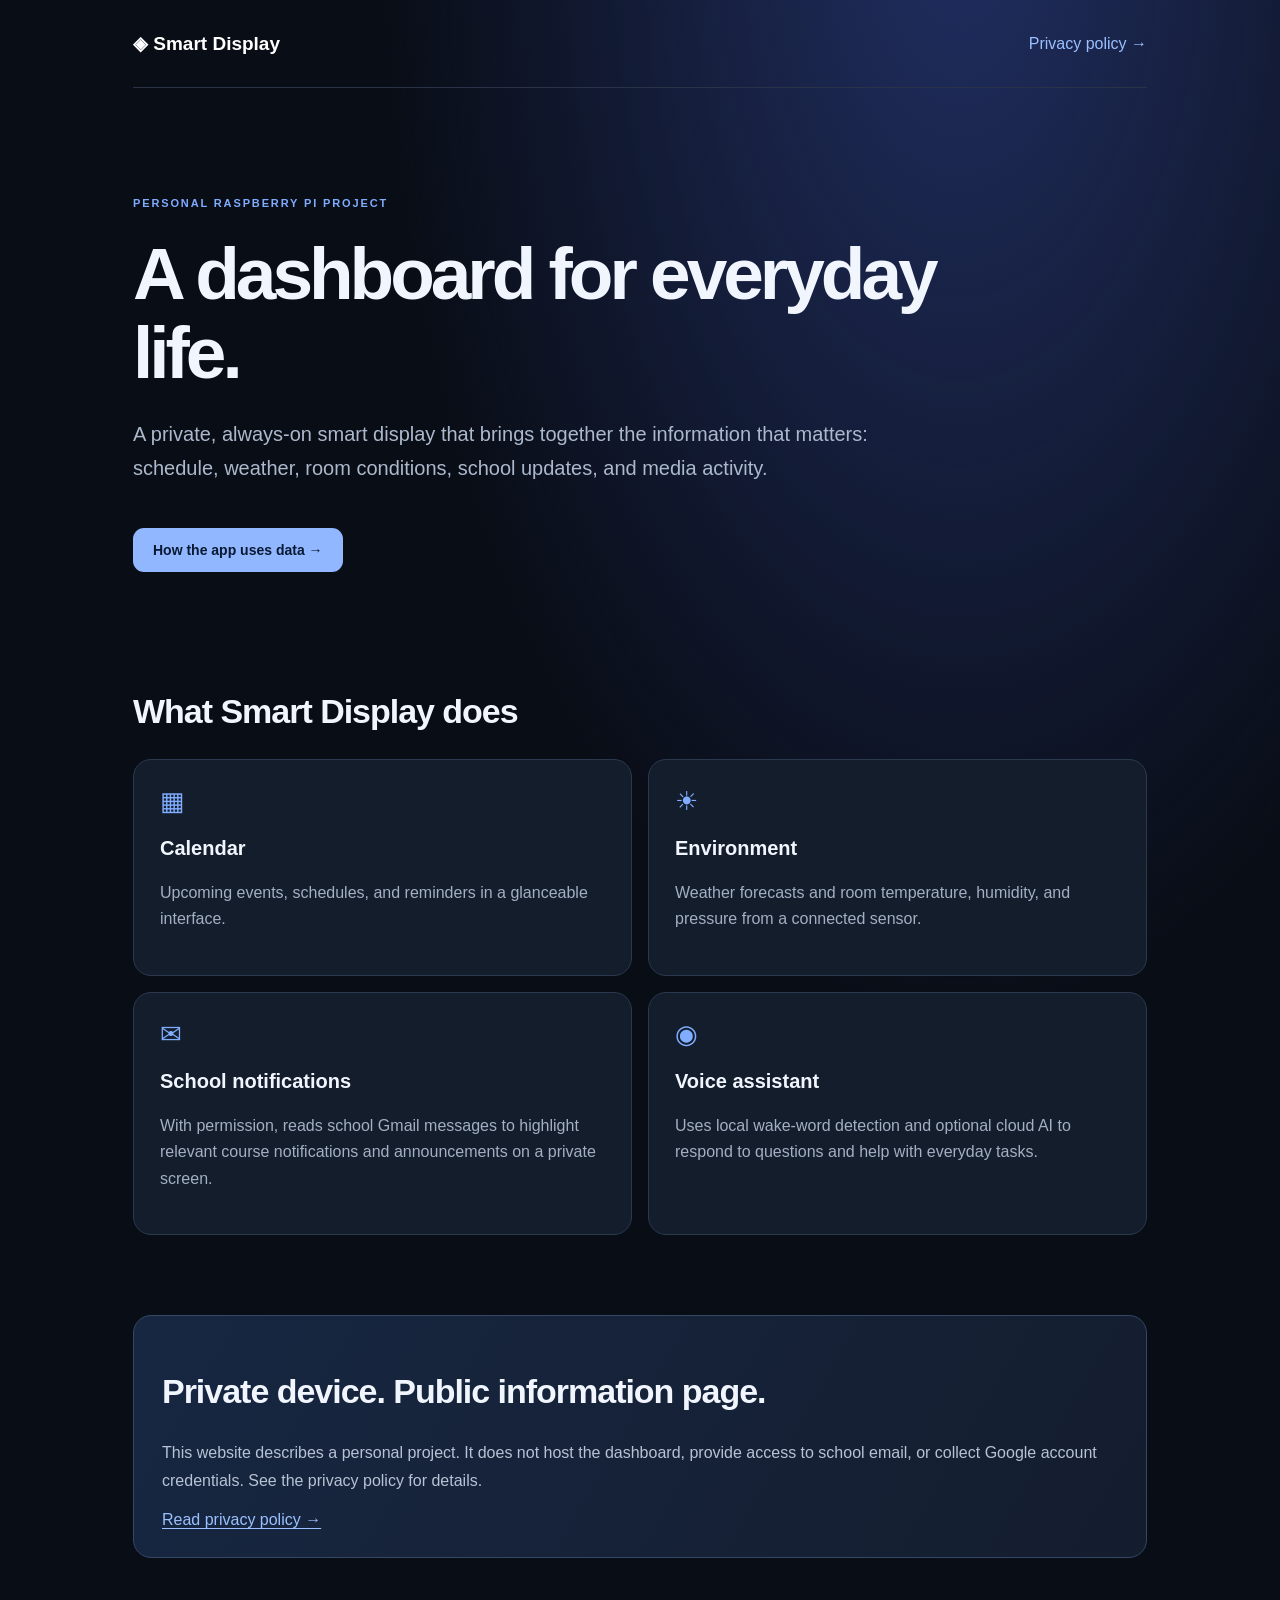
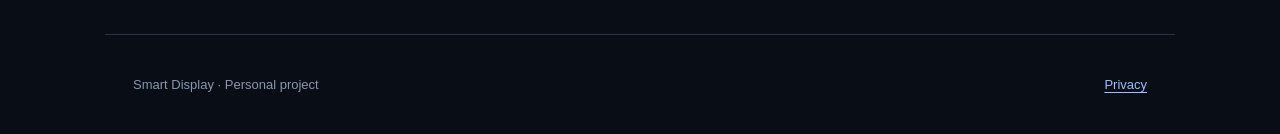
<file: index.html>
<!doctype html>
<html lang="en"><head><meta charset="utf-8"><meta name="viewport" content="width=device-width, initial-scale=1"><title>Smart Display | Raspberry Pi Dashboard</title><link rel="stylesheet" href="styles.css"></head><body>
<header><nav><a class="logo" href="index.html">◈ Smart Display</a><a href="privacy.html">Privacy policy →</a></nav></header>
<main><section class="hero"><span class="eyebrow">PERSONAL RASPBERRY PI PROJECT</span><h1>A dashboard for everyday life.</h1><p>A private, always-on smart display that brings together the information that matters: schedule, weather, room conditions, school updates, and media activity.</p><a class="btn" href="privacy.html">How the app uses data →</a></section>
<section><h2>What Smart Display does</h2><div class="cards"><article><div class="symbol">▦</div><h3>Calendar</h3><p>Upcoming events, schedules, and reminders in a glanceable interface.</p></article><article><div class="symbol">☀</div><h3>Environment</h3><p>Weather forecasts and room temperature, humidity, and pressure from a connected sensor.</p></article><article><div class="symbol">✉</div><h3>School notifications</h3><p>With permission, reads school Gmail messages to highlight relevant course notifications and announcements on a private screen.</p></article><article><div class="symbol">◉</div><h3>Voice assistant</h3><p>Uses local wake-word detection and optional cloud AI to respond to questions and help with everyday tasks.</p></article></div></section>
<section class="notice"><h2>Private device. Public information page.</h2><p>This website describes a personal project. It does not host the dashboard, provide access to school email, or collect Google account credentials. See the privacy policy for details.</p><a href="privacy.html">Read privacy policy →</a></section></main><footer>Smart Display · Personal project <a href="privacy.html">Privacy</a></footer>
</body></html>
</file>
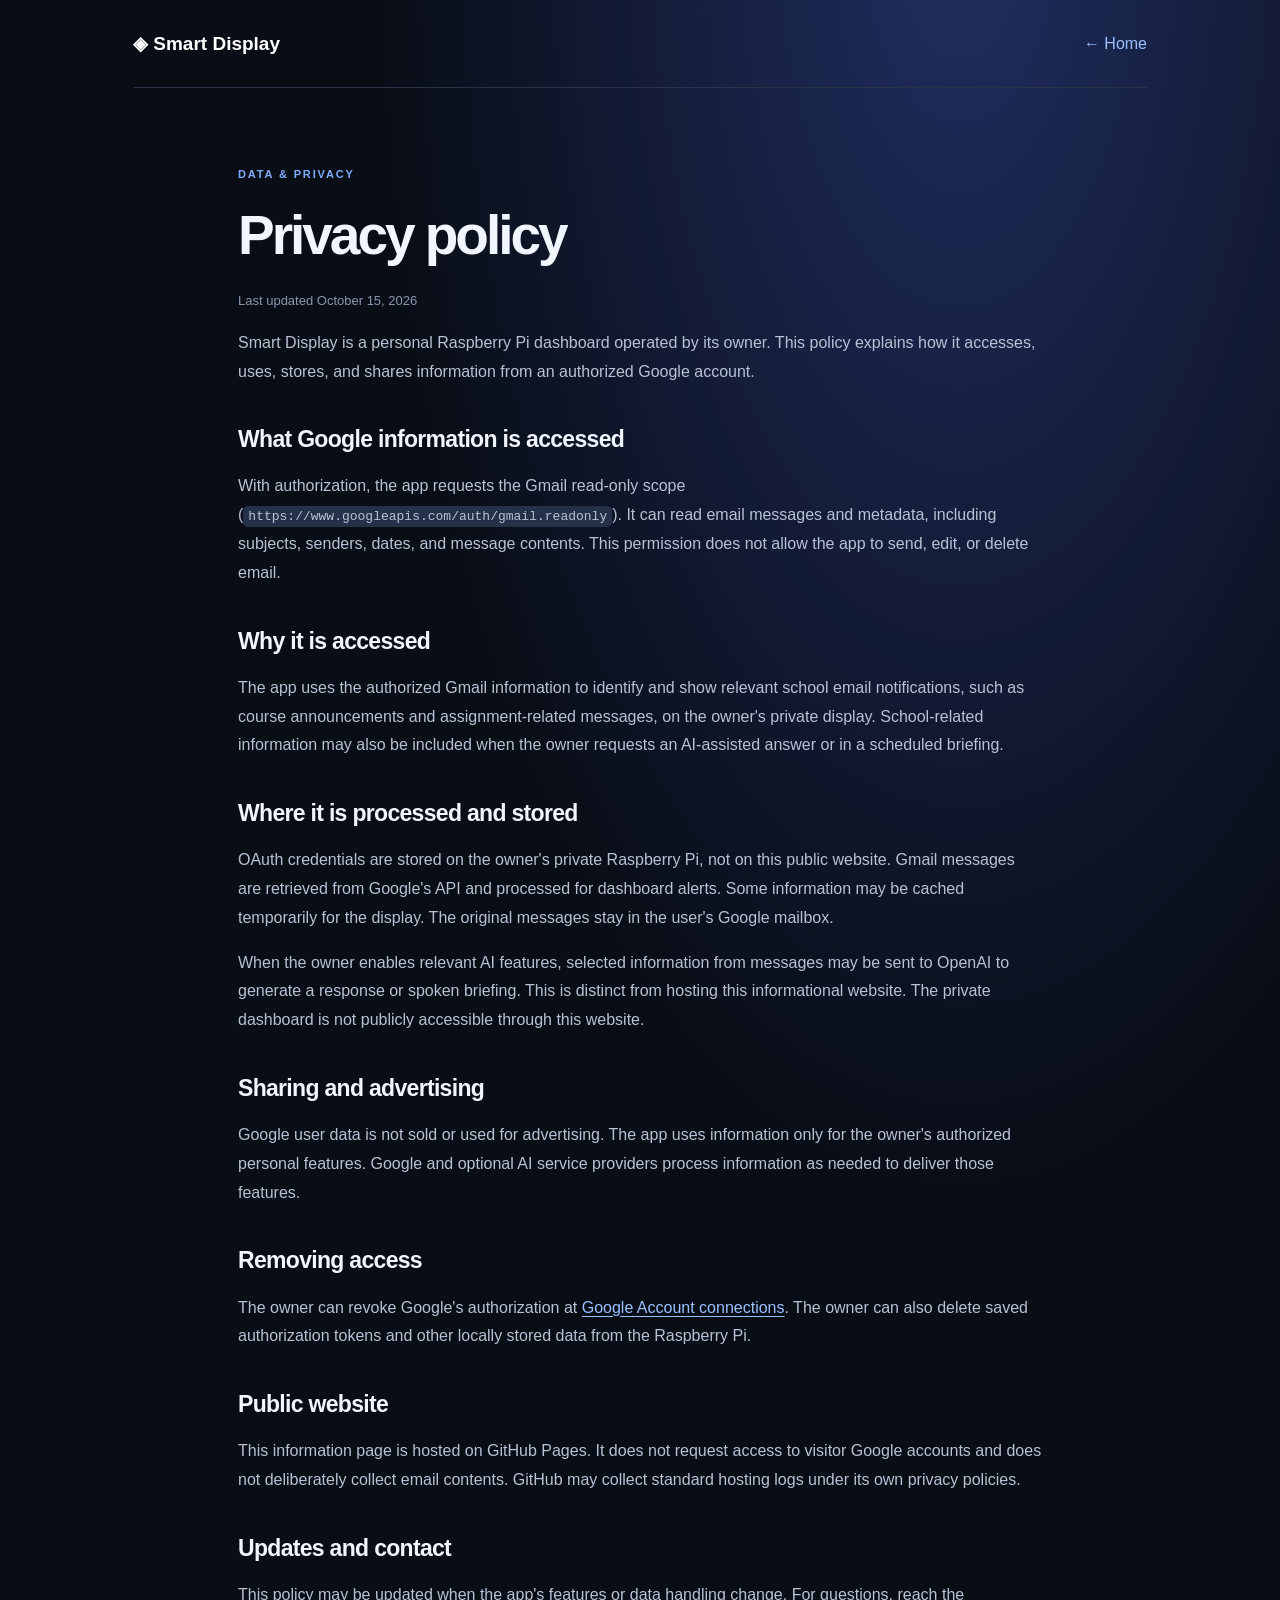
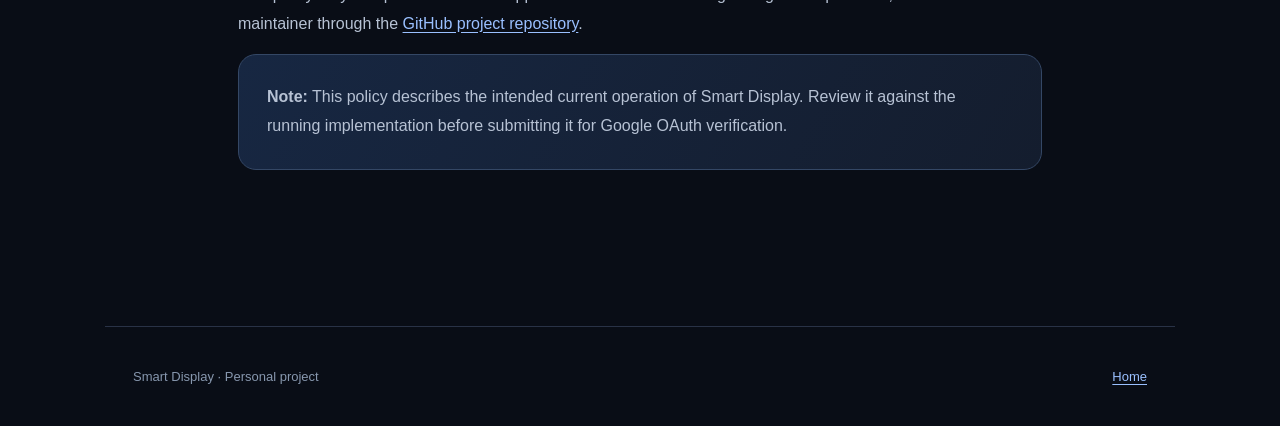
<file: privacy.html>
<!doctype html>
<html lang="en"><head><meta charset="utf-8"><meta name="viewport" content="width=device-width, initial-scale=1"><title>Privacy Policy | Smart Display</title><link rel="stylesheet" href="styles.css"></head><body>
<header><nav><a class="logo" href="index.html">◈ Smart Display</a><a href="index.html">← Home</a></nav></header>
<main class="document"><span class="eyebrow">DATA & PRIVACY</span><h1>Privacy policy</h1><p class="small">Last updated October 15, 2026</p><p>Smart Display is a personal Raspberry Pi dashboard operated by its owner. This policy explains how it accesses, uses, stores, and shares information from an authorized Google account.</p>
<h2>What Google information is accessed</h2><p>With authorization, the app requests the Gmail read-only scope (<code>https://www.googleapis.com/auth/gmail.readonly</code>). It can read email messages and metadata, including subjects, senders, dates, and message contents. This permission does not allow the app to send, edit, or delete email.</p>
<h2>Why it is accessed</h2><p>The app uses the authorized Gmail information to identify and show relevant school email notifications, such as course announcements and assignment-related messages, on the owner's private display. School-related information may also be included when the owner requests an AI-assisted answer or in a scheduled briefing.</p>
<h2>Where it is processed and stored</h2><p>OAuth credentials are stored on the owner's private Raspberry Pi, not on this public website. Gmail messages are retrieved from Google's API and processed for dashboard alerts. Some information may be cached temporarily for the display. The original messages stay in the user's Google mailbox.</p><p>When the owner enables relevant AI features, selected information from messages may be sent to OpenAI to generate a response or spoken briefing. This is distinct from hosting this informational website. The private dashboard is not publicly accessible through this website.</p>
<h2>Sharing and advertising</h2><p>Google user data is not sold or used for advertising. The app uses information only for the owner's authorized personal features. Google and optional AI service providers process information as needed to deliver those features.</p>
<h2>Removing access</h2><p>The owner can revoke Google's authorization at <a href="https://myaccount.google.com/connections">Google Account connections</a>. The owner can also delete saved authorization tokens and other locally stored data from the Raspberry Pi.</p>
<h2>Public website</h2><p>This information page is hosted on GitHub Pages. It does not request access to visitor Google accounts and does not deliberately collect email contents. GitHub may collect standard hosting logs under its own privacy policies.</p>
<h2>Updates and contact</h2><p>This policy may be updated when the app's features or data handling change. For questions, reach the maintainer through the <a href="https://github.com/BryceCounts1/smart-display-site">GitHub project repository</a>.</p>
<p class="notice"><strong>Note:</strong> This policy describes the intended current operation of Smart Display. Review it against the running implementation before submitting it for Google OAuth verification.</p>
</main><footer>Smart Display · Personal project <a href="index.html">Home</a></footer>
</body></html>
</file>
<file: styles.css>
:root{color-scheme:dark;font-family:Inter,-apple-system,BlinkMacSystemFont,"Segoe UI",sans-serif;background:#090d16;color:#f1f5fd}*{box-sizing:border-box}body{margin:0;background:radial-gradient(ellipse at 75% -5%,#202e60 0%,transparent 43%),#090d16}header,main,footer{max-width:1070px;margin:auto;padding-left:28px;padding-right:28px}nav{display:flex;justify-content:space-between;align-items:center;min-height:88px;border-bottom:1px solid #293246}a{color:#9ac0ff;text-underline-offset:3px}nav a{text-decoration:none}.logo{font-weight:750;color:#fff;font-size:19px}.hero{padding:105px 0 92px;max-width:820px}.eyebrow{font-size:11px;font-weight:800;letter-spacing:.17em;color:#80acff}h1{font-size:clamp(41px,6.6vw,73px);line-height:1.08;letter-spacing:-.055em;margin:24px 0}h2{font-size:clamp(24px,3vw,34px);letter-spacing:-.03em}h3{font-size:20px}.hero p{font-size:20px;color:#acb9cd;line-height:1.7}.btn{display:inline-block;background:#90b7ff;color:#0a1933;font-size:14px;padding:14px 20px;border-radius:11px;text-decoration:none;font-weight:700;margin-top:23px}.cards{display:grid;grid-template-columns:repeat(2,minmax(0,1fr));gap:16px;margin:28px 0 80px}article{background:#141d2c;border:1px solid #2b394f;border-radius:18px;padding:26px}article p{color:#a3afc2;line-height:1.65}.symbol{font-size:26px;color:#80adff}.notice{background:linear-gradient(120deg,#172742,#141d2e);padding:28px;border:1px solid #344765;border-radius:18px;margin:0 0 76px}.notice p{color:#b7c2d4;line-height:1.75}.document{max-width:860px;padding-top:76px;padding-bottom:80px}.document h1{font-size:55px}.document h2{font-size:23px;margin-top:40px}.document p{color:#b7c2d4;line-height:1.8}.document .small{font-size:13px;color:#8797ae}.document code{background:#253149;padding:3px 5px;border-radius:5px;overflow-wrap:anywhere}footer{display:flex;justify-content:space-between;align-items:center;min-height:100px;color:#8797ae;border-top:1px solid #293246;font-size:13px}@media(max-width:680px){header,main,footer{padding-left:18px;padding-right:18px}.hero{padding:68px 0}.cards{grid-template-columns:1fr}.document h1{font-size:40px}}
</file>
